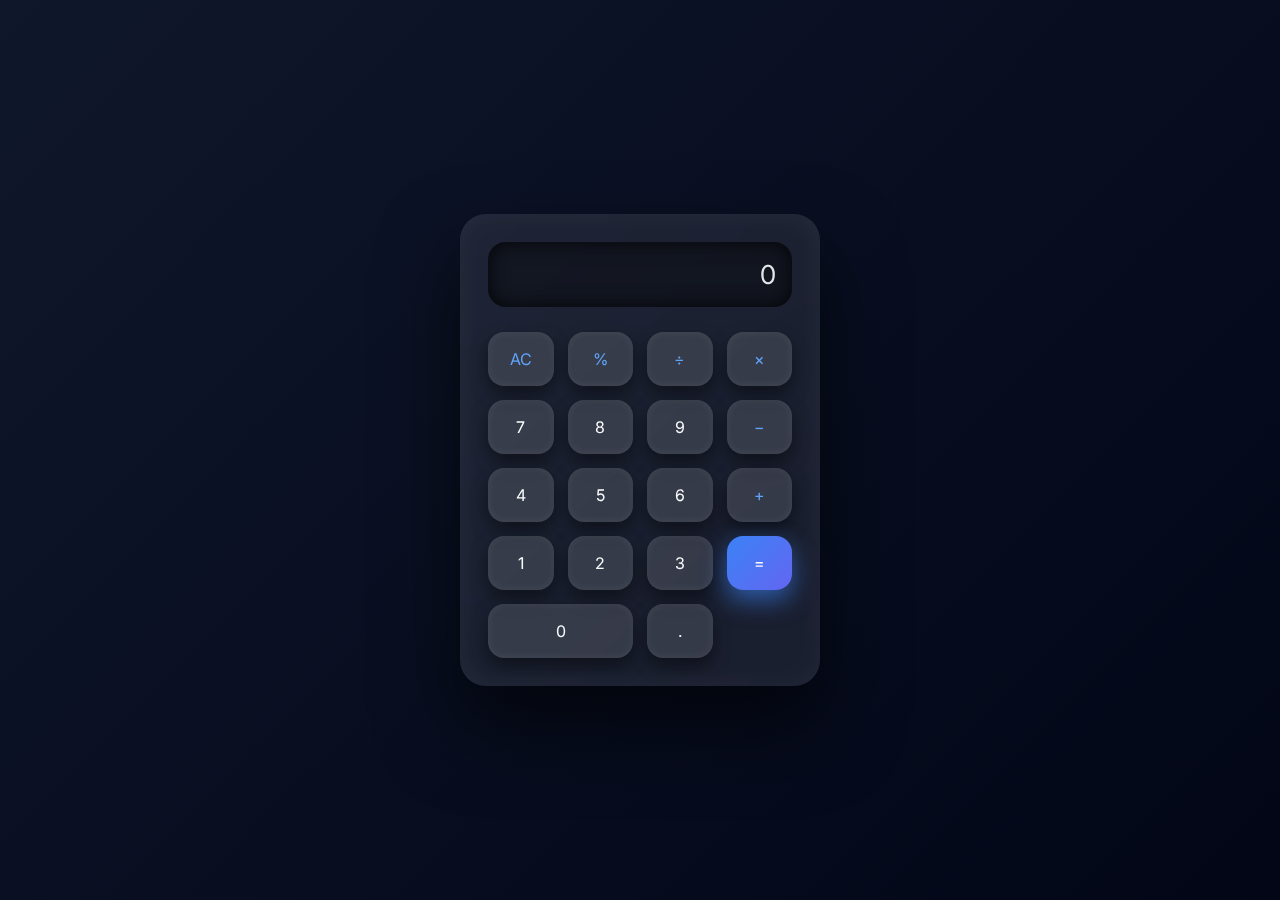
<file: calucaltor/index.html>
<!DOCTYPE html>
<html lang="en">
<head>
  <meta charset="UTF-8">
  <title>Stylish Glass Calculator</title>
  <link rel="stylesheet" href="style.css">
  <link href="https://fonts.googleapis.com/css2?family=Inter:wght@400;500;600&display=swap" rel="stylesheet">
</head>
<body>

<div class="calculator-wrapper">

  <!-- Display -->
  <div class="display">
    <input type="text" id="display" readonly value="0">
  </div>

  <!-- Buttons -->
  <div class="buttons">
    <button class="op" onclick="clearDisplay()">AC</button>
    <button class="op" onclick="append('%')">%</button>
    <button class="op" onclick="append('/')">÷</button>
    <button class="op" onclick="append('*')">×</button>

    <button onclick="append('7')">7</button>
    <button onclick="append('8')">8</button>
    <button onclick="append('9')">9</button>
    <button class="op" onclick="append('-')">−</button>

    <button onclick="append('4')">4</button>
    <button onclick="append('5')">5</button>
    <button onclick="append('6')">6</button>
    <button class="op" onclick="append('+')">+</button>

    <button onclick="append('1')">1</button>
    <button onclick="append('2')">2</button>
    <button onclick="append('3')">3</button>
    <button class="equal" onclick="calculate()">=</button>

    <button class="zero" onclick="append('0')">0</button>
    <button onclick="append('.')">.</button>
  </div>

</div>

<script src="script.js"></script>
</body>
</html>
</file>
<file: calucaltor/style.css>
* {
  margin: 0;
  padding: 0;
  box-sizing: border-box;
  font-family: 'Inter', sans-serif;
}

body {
  height: 100vh;
  background: linear-gradient(135deg, #0f172a, #020617);
  display: flex;
  justify-content: center;
  align-items: center;
}

/* Calculator Wrapper */
.calculator-wrapper {
  width: 360px;
  padding: 28px;
  border-radius: 26px;
  background: rgba(255, 255, 255, 0.08);
  backdrop-filter: blur(18px);
  box-shadow:
    0 40px 80px rgba(0, 0, 0, 0.6),
    inset 0 0 30px rgba(255, 255, 255, 0.05);
}

/* Display */
.display input {
  width: 100%;
  height: 65px;
  background: rgba(0, 0, 0, 0.35);
  border: none;
  border-radius: 18px;
  color: #e5e7eb;
  font-size: 26px;
  padding: 16px;
  text-align: right;
  box-shadow: inset 0 0 20px rgba(0, 0, 0, 0.8);
}

/* Buttons */
.buttons {
  margin-top: 25px;
  display: grid;
  grid-template-columns: repeat(4, 1fr);
  gap: 14px;
}

button {
  height: 54px;
  border-radius: 16px;
  border: none;
  font-size: 16px;
  color: #f8fafc;
  background: rgba(255, 255, 255, 0.12);
  box-shadow:
    0 8px 18px rgba(0, 0, 0, 0.45),
    inset 0 0 8px rgba(255, 255, 255, 0.08);
  cursor: pointer;
  transition: all 0.2s ease;
}

button:hover {
  background: rgba(255, 255, 255, 0.18);
  transform: translateY(-3px);
}

button:active {
  transform: translateY(1px);
  box-shadow: inset 0 0 12px rgba(0, 0, 0, 0.8);
}

/* Operators */
.op {
  color: #60a5fa;
}

/* Equal Button */
.equal {
  grid-row: span 2;
  background: linear-gradient(135deg, #3b82f6, #6366f1);
  box-shadow:
    0 10px 25px rgba(59, 130, 246, 0.6);
}

/* Zero Button */
.zero {
  grid-column: span 2;
}
</file>
